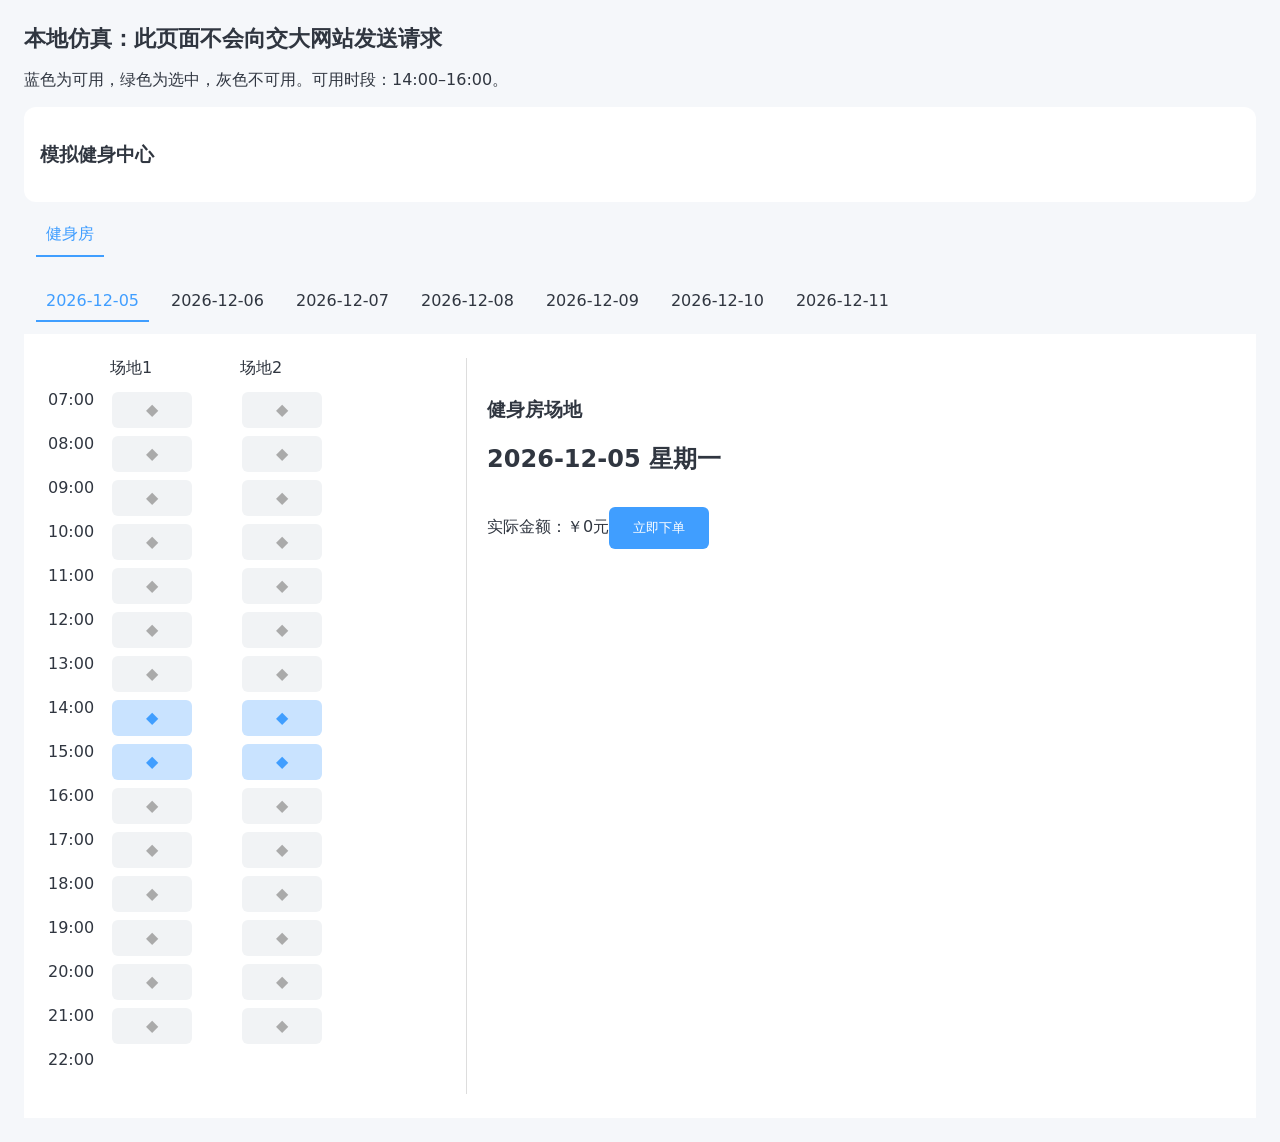
<file: demo/index.html>
<!doctype html>
<html lang="zh-CN">
<head>
  <meta charset="utf-8">
  <meta name="viewport" content="width=device-width,initial-scale=1">
  <title>自动预约本地模拟页</title>
  <style>
    body { margin: 24px; font: 16px system-ui,sans-serif; color: #303640; background: #f5f7fa; }
    h1 { font-size: 22px; } button, [role=tab] { cursor: pointer; }
    .topDiv { background: white; padding: 16px; border-radius: 12px; }
    .el-tabs__header { display: flex; gap: 12px; padding: 12px; }
    .el-tabs__item { padding: 10px; border-bottom: 2px solid transparent; }
    .is-active { color: #409eff; border-color: #409eff; }
    .schedule { display: flex; gap: 16px; padding: 24px; background: white; }
    ul { list-style: none; padding: 0; margin: 0; }
    .leftUl { padding-top: 32px; } .leftUl li { height: 44px; }
    .tables { position: relative; width: 340px; }
    .inner-seat-wrapper > ul { display: flex; height: 32px; }
    .topsiteStyle { width: 130px; }
    .inner-seat-wrapper > div { display: flex; height: 44px; }
    .seat { width: 130px; } .inner-seat { margin: 2px; width: 80px; height: 36px; border-radius: 6px; text-align: center; line-height: 36px; }
    .bought-seat { background: #f1f3f5; color: #aaa; cursor: default; }
    .unselected-seat { background: #c9e3ff; color: #409eff; cursor: pointer; }
    .selected-seat { background: #00b578; color: white; cursor: pointer; }
    .drawerStyle { min-width: 350px; border-left: 1px solid #ddd; padding: 20px; }
    .textrow { padding: 8px 0; } .butMoney { margin-top: 32px; }
    button { padding: 12px 24px; border: 0; border-radius: 6px; background: #409eff; color: white; }
    .el-dialog { position: fixed; z-index: 5; left: 20%; top: 12%; width: 55%; padding: 30px; background: white; border: 1px solid #ddd; box-shadow: 0 0 0 100vmax #0007; border-radius: 14px; }
    .dialog-footer { margin-top: 24px; } .el-dialog button { margin-top: 24px; }
    .el-loading-mask { position: absolute; inset: 0; background: white; }
    #order-success { padding: 24px; color: #009966; }
  </style>
</head>
<body>
<h1>本地仿真：此页面不会向交大网站发送请求</h1>
<p>蓝色为可用，绿色为选中，灰色不可用。可用时段：14:00–16:00。</p>
<div id="apointmentDetails">
  <div class="topDiv"><div class="texts"><h3>模拟健身中心</h3></div></div>
  <div class="lists">
    <div class="el-tabs"><div class="el-tabs__header"><div class="el-tabs__item is-active" role="tab">健身房</div></div></div>
    <div class="chart">
      <div id="dates" class="el-tabs__header"></div>
      <div class="schedule">
        <ul class="leftUl"></ul>
        <div class="tables"><div class="inner-seat-wrapper"></div><div class="el-loading-mask" style="display:none">加载中</div></div>
        <div class="drawerStyle">
          <div class="drawerText"><h3>健身房场地</h3><h2></h2><div id="selected"></div></div>
          <div class="butMoney"><span>实际金额：￥0元</span><button type="button" id="order">立即下单</button></div>
        </div>
      </div>
    </div>
  </div>
  <div class="el-dialog" role="dialog" style="display:none">
    <h2>预订须知</h2><p>这是本地测试的预约协议示例。</p>
    <div class="dialog-footer"><label><input type="checkbox">本人已认真阅读、充分了解并自愿接受上述规定。</label><br>
      <button id="back">上一步</button><button id="submit">提交订单</button></div>
  </div>
</div>
<div class="verifybox" style="display:none"><p>模拟人工安全验证</p><button id="verify">完成模拟验证</button></div>
<div id="order-success" style="display:none">订单已提交，尚未付款。<button id="pay">立即支付</button></div>
<script>
let activeDate, selected = [], submitClicks = 0, payClicks = 0, inventoryRequests = 0, calendarRequests = 0;
const params = new URLSearchParams(location.search);
const scenario = params.get('scenario') || 'success';
document.querySelector('.topDiv .texts h3').textContent = params.get('venue') || '模拟健身中心';
document.querySelector('.lists > .el-tabs .el-tabs__item').textContent = params.get('sport') || '健身房';
let sportReady = scenario !== 'sport-switch';
const price = Number(params.get('price') || 0);
const days = Array.from({length: 7}, (_, i) => {
  const d = new Date(); d.setDate(d.getDate() + i);
  return `${d.getFullYear()}-${String(d.getMonth()+1).padStart(2,'0')}-${String(d.getDate()).padStart(2,'0')}`;
});
activeDate = days[0];
// ==========================================
// Function: Create canonical hour labels.
// Method: Format one grid row and its following hour.
// ==========================================
function slot(row) { return `${String(row+7).padStart(2,'0')}:00-${String(row+8).padStart(2,'0')}:00`; }
// ==========================================
// Function: Update visible selection and price.
// Method: Render one summary row for each selected cell.
// ==========================================
function summary() {
  document.querySelector('.drawerText h2').textContent = activeDate + ' 星期一';
  document.querySelector('#selected').innerHTML = selected.map(s => `<div class="textrow">场地${s.col+1} ${slot(s.row)} ×1 ￥${price}元</div>`).join('');
  document.querySelector('.butMoney > span').textContent = `实际金额：￥${price * selected.length}元`;
}
// ==========================================
// Function: Render a date's availability grid.
// Method: Reproduce hourly cells, including stale availability during a sport switch.
// ==========================================
function render() {
  const wrapper = document.querySelector('.inner-seat-wrapper');
  wrapper.innerHTML = '<ul><li class="topsiteStyle" title="场地1">场地1</li><li class="topsiteStyle" title="场地2">场地2</li></ul>';
  for (let row = 0; row < 15; row++) {
    const line = document.createElement('div'); line.className = 'clearfix';
    for (let col = 0; col < 2; col++) {
      const outer = document.createElement('div'); outer.className = 'seat';
      const inner = document.createElement('div');
      const available = sportReady && (row === 7 || row === 8) && scenario !== 'soldout' &&
        !(scenario === 'first-date-soldout' && activeDate === days[0]);
      inner.className = 'inner-seat ' + (available ? 'unselected-seat' : 'bought-seat');
      inner.textContent = '◆';
      // ==========================================
      // Function: Select a mock cell through a real DOM click.
      // Method: Toggle selection while respecting disabled cells and simulated limits.
      // ==========================================
      inner.onclick = () => {
        if (!available) return;
        if (inner.classList.contains('selected-seat')) {
          selected = selected.filter(s => s.row !== row || s.col !== col);
          inner.className = 'inner-seat unselected-seat';
        } else {
          if (scenario === 'limit') {
            selected = [];
            document.querySelectorAll('.selected-seat').forEach(e => e.className = 'inner-seat unselected-seat');
          }
          selected.push({row,col}); inner.className = 'inner-seat selected-seat';
        }
        summary();
      };
      outer.append(inner); line.append(outer);
    }
    wrapper.append(line);
  }
  summary();
}
for (let i = 7; i <= 22; i++) {
  const li = document.createElement('li'); li.textContent = String(i).padStart(2,'0') + ':00';
  document.querySelector('.leftUl').append(li);
}
for (const value of days) {
  const tab = document.createElement('div'); tab.role = 'tab'; tab.id = 'tab-' + value;
  tab.className = 'el-tabs__item' + (value === activeDate ? ' is-active' : '');
  tab.textContent = value;
  // ==========================================
  // Function: Simulate asynchronous date switching.
  // Method: Clear selection, activate the tab, and briefly show the loading mask.
  // ==========================================
  tab.onclick = async () => {
    activeDate = value; selected = [];
    document.querySelectorAll('.chart [role=tab]').forEach(e => e.classList.toggle('is-active', e === tab));
    document.querySelector('.el-loading-mask').style.display = 'block';
    inventoryRequests++;
    try {
      await fetch('/manage/fieldDetail/queryFieldSituation', {
        method:'POST',headers:{'Content-Type':'application/json'},body:JSON.stringify({date:value})
      });
    } finally {
      setTimeout(() => { render(); document.querySelector('.el-loading-mask').style.display = 'none'; }, 40);
    }
  };
  document.querySelector('#dates').append(tab);
}
document.querySelector('#order').onclick = () => { if (selected.length) document.querySelector('.el-dialog').style.display = 'block'; };
document.querySelector('#back').onclick = () => document.querySelector('.el-dialog').style.display = 'none';
// ==========================================
// Function: Submit a local mock order.
// Method: Use the same response shape and endpoint suffix as the real page.
// ==========================================
async function submit(verified = false) {
  if (!document.querySelector('input[type=checkbox]').checked) return;
  submitClicks++;
  const response = await fetch('/venue/personal/ConfirmOrder', {
    method: 'POST', headers: {'Content-Type': 'application/json'}, body: JSON.stringify({scenario, verified})
  });
  const result = await response.json();
  document.querySelector('.el-dialog').style.display = 'none';
  if (result.code === 1002) document.querySelector('.verifybox').style.display = 'block';
  if (result.code === 0) {
    sessionStorage.setItem('newOrderDetailsId', result.data);
    document.querySelector('.verifybox').style.display = 'none';
    document.querySelector('#order-success').style.display = 'block';
  }
}
document.querySelector('#submit').onclick = () => submit();
document.querySelector('#verify').onclick = () => submit(true);
document.querySelector('#pay').onclick = () => { payClicks++; fetch('/venue/personal/orderImmediatelyPC', {method:'POST'}); };
if (scenario === 'sport-switch') {
  const gym = document.querySelector('.lists > .el-tabs .el-tabs__item');
  const previous = document.createElement('div');
  previous.role = 'tab'; previous.className = 'el-tabs__item is-active'; previous.textContent = '排练厅';
  gym.classList.remove('is-active'); gym.before(previous);
  // ==========================================
  // Function: Reproduce the live site's calendar-then-inventory sport transition.
  // Method: Leave the old grid unmasked while a delayed calendar request is pending.
  // ==========================================
  gym.onclick = async () => {
    gym.classList.add('is-active'); previous.classList.remove('is-active');
    calendarRequests++;
    await fetch('/manage/fieldDetail/queryFieldReserveSituationIsFull', {
      method:'POST',headers:{'Content-Type':'application/json'},body:JSON.stringify({delay:0.6})
    });
    document.querySelector('.el-loading-mask').style.display = 'block';
    inventoryRequests++;
    await fetch('/manage/fieldDetail/queryFieldSituation', {method:'POST',body:'{}'});
    setTimeout(() => {
      sportReady = true; render(); document.querySelector('.el-loading-mask').style.display = 'none';
    }, 120);
  };
}
render();
</script>
</body>
</html>
</file>
